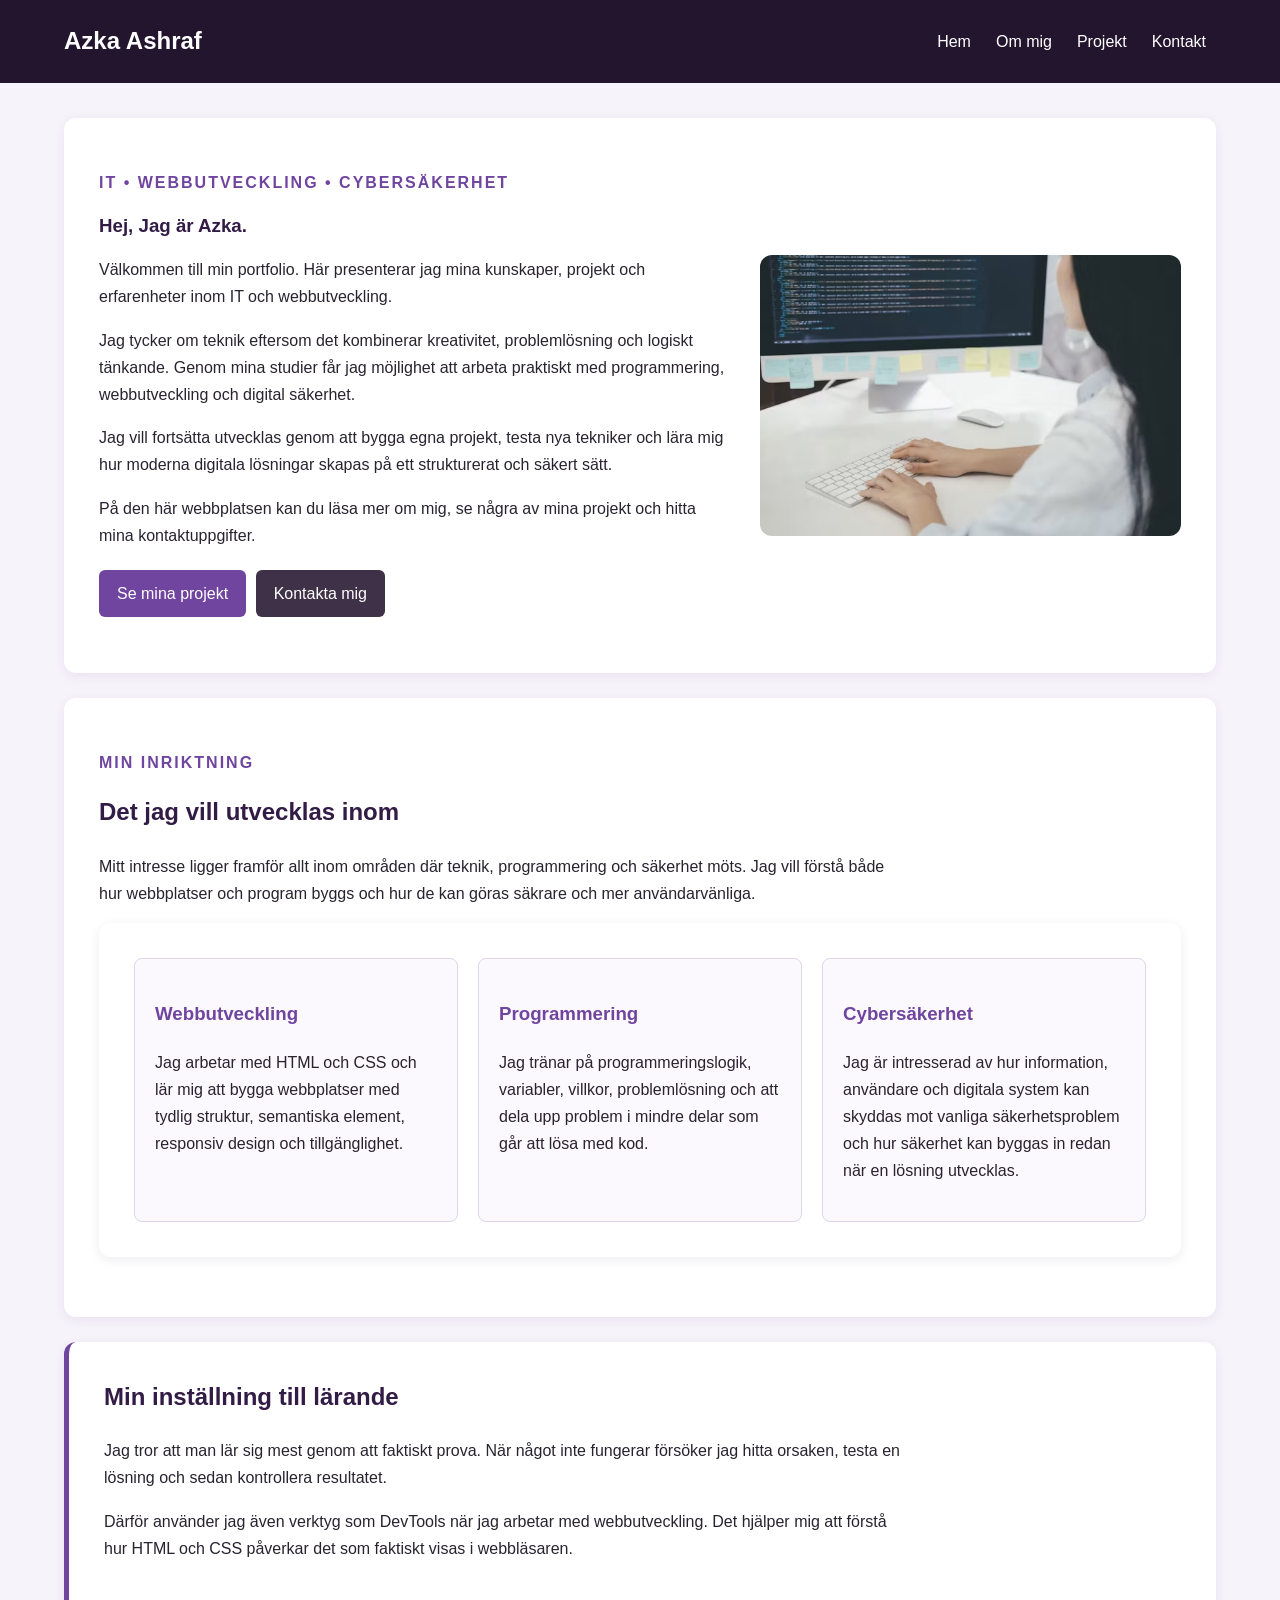
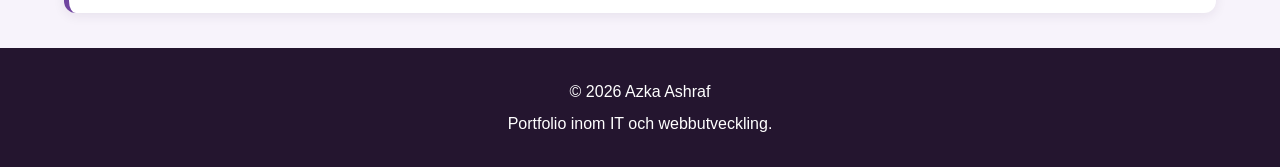
<file: index.html>
<!DOCTYPE html>
<html lang="sv">

<head>
    <meta charset="UTF-8">
    <meta name="viewport" content="width=device-width, initial-scale=1.0">
    <title>Azka Ashraf | Portfolio</title>
    <link rel="stylesheet" href="style.css">
</head>

<body>

<header>
    <nav>
        <a class="logo" href="index.html">Azka Ashraf</a>

        <ul>
            <li><a href="index.html" aria-current="page">Hem</a></li>
            <li><a href="om-mig.html">Om mig</a></li>
            <li><a href="projekt.html">Projekt</a></li>
            <li><a href="kontakt.html">Kontakt</a></li>
        </ul>
    </nav>
</header>

<main>

    <section class="hero" aria-label="Välkommen till min portfolio">

        <article>
            <p class="intro">IT • WEBBUTVECKLING • CYBERSÄKERHET</p>

            <h1>Hej, Jag är Azka.</h1>

            <p>
                Välkommen till min portfolio. Här presenterar jag mina
                kunskaper, projekt och erfarenheter inom IT och
                webbutveckling.
            </p>

            <p>
                Jag tycker om teknik eftersom det kombinerar kreativitet,
                problemlösning och logiskt tänkande. Genom mina studier
                får jag möjlighet att arbeta praktiskt med programmering,
                webbutveckling och digital säkerhet.
            </p>

            <p>
                Jag vill fortsätta utvecklas genom att bygga egna projekt,
                testa nya tekniker och lära mig hur moderna digitala
                lösningar skapas på ett strukturerat och säkert sätt.
            </p>

            <p>
                På den här webbplatsen kan du läsa mer om mig, se några
                av mina projekt och hitta mina kontaktuppgifter.
            </p>

            <p>
                <a class="button" href="projekt.html">Se mina projekt</a>
                <a class="button secondary" href="kontakt.html">Kontakta mig</a>
            </p>
        </article>

        <figure>
            <img src="profil.jpg"
                 alt="Bild som representerar Mitt intresse för teknik">
        </figure>

    </section>


    <section>
        <p class="intro">MIN INRIKTNING</p>

        <h2>Det jag vill utvecklas inom</h2>

        <p>
            Mitt intresse ligger framför allt inom områden där teknik,
            programmering och säkerhet möts. Jag vill förstå både hur
            webbplatser och program byggs och hur de kan göras säkrare
            och mer användarvänliga.
        </p>

        <section class="card-list" aria-label="Områden jag vill utvecklas inom">

            <article>
                <h3>Webbutveckling</h3>

                <p>
                    Jag arbetar med HTML och CSS och lär mig att bygga
                    webbplatser med tydlig struktur, semantiska element,
                    responsiv design och tillgänglighet.
                </p>
            </article>

            <article>
                <h3>Programmering</h3>

                <p>
                    Jag tränar på programmeringslogik, variabler,
                    villkor, problemlösning och att dela upp problem
                    i mindre delar som går att lösa med kod.
                </p>
            </article>

            <article>
                <h3>Cybersäkerhet</h3>

                <p>
                    Jag är intresserad av hur information, användare
                    och digitala system kan skyddas mot vanliga
                    säkerhetsproblem och hur säkerhet kan byggas in
                    redan när en lösning utvecklas.
                </p>
            </article>

        </section>
    </section>


    <section class="quote">
        <h2>Min inställning till lärande</h2>

        <p>
            Jag tror att man lär sig mest genom att faktiskt prova.
            När något inte fungerar försöker jag hitta orsaken,
            testa en lösning och sedan kontrollera resultatet.
        </p>

        <p>
            Därför använder jag även verktyg som DevTools när jag
            arbetar med webbutveckling. Det hjälper mig att förstå
            hur HTML och CSS påverkar det som faktiskt visas i
            webbläsaren.
        </p>
    </section>

</main>

<footer>
    <p>&copy; 2026 Azka Ashraf</p>
    <p>Portfolio inom IT och webbutveckling.</p>
</footer>

</body>
</html>
</file>
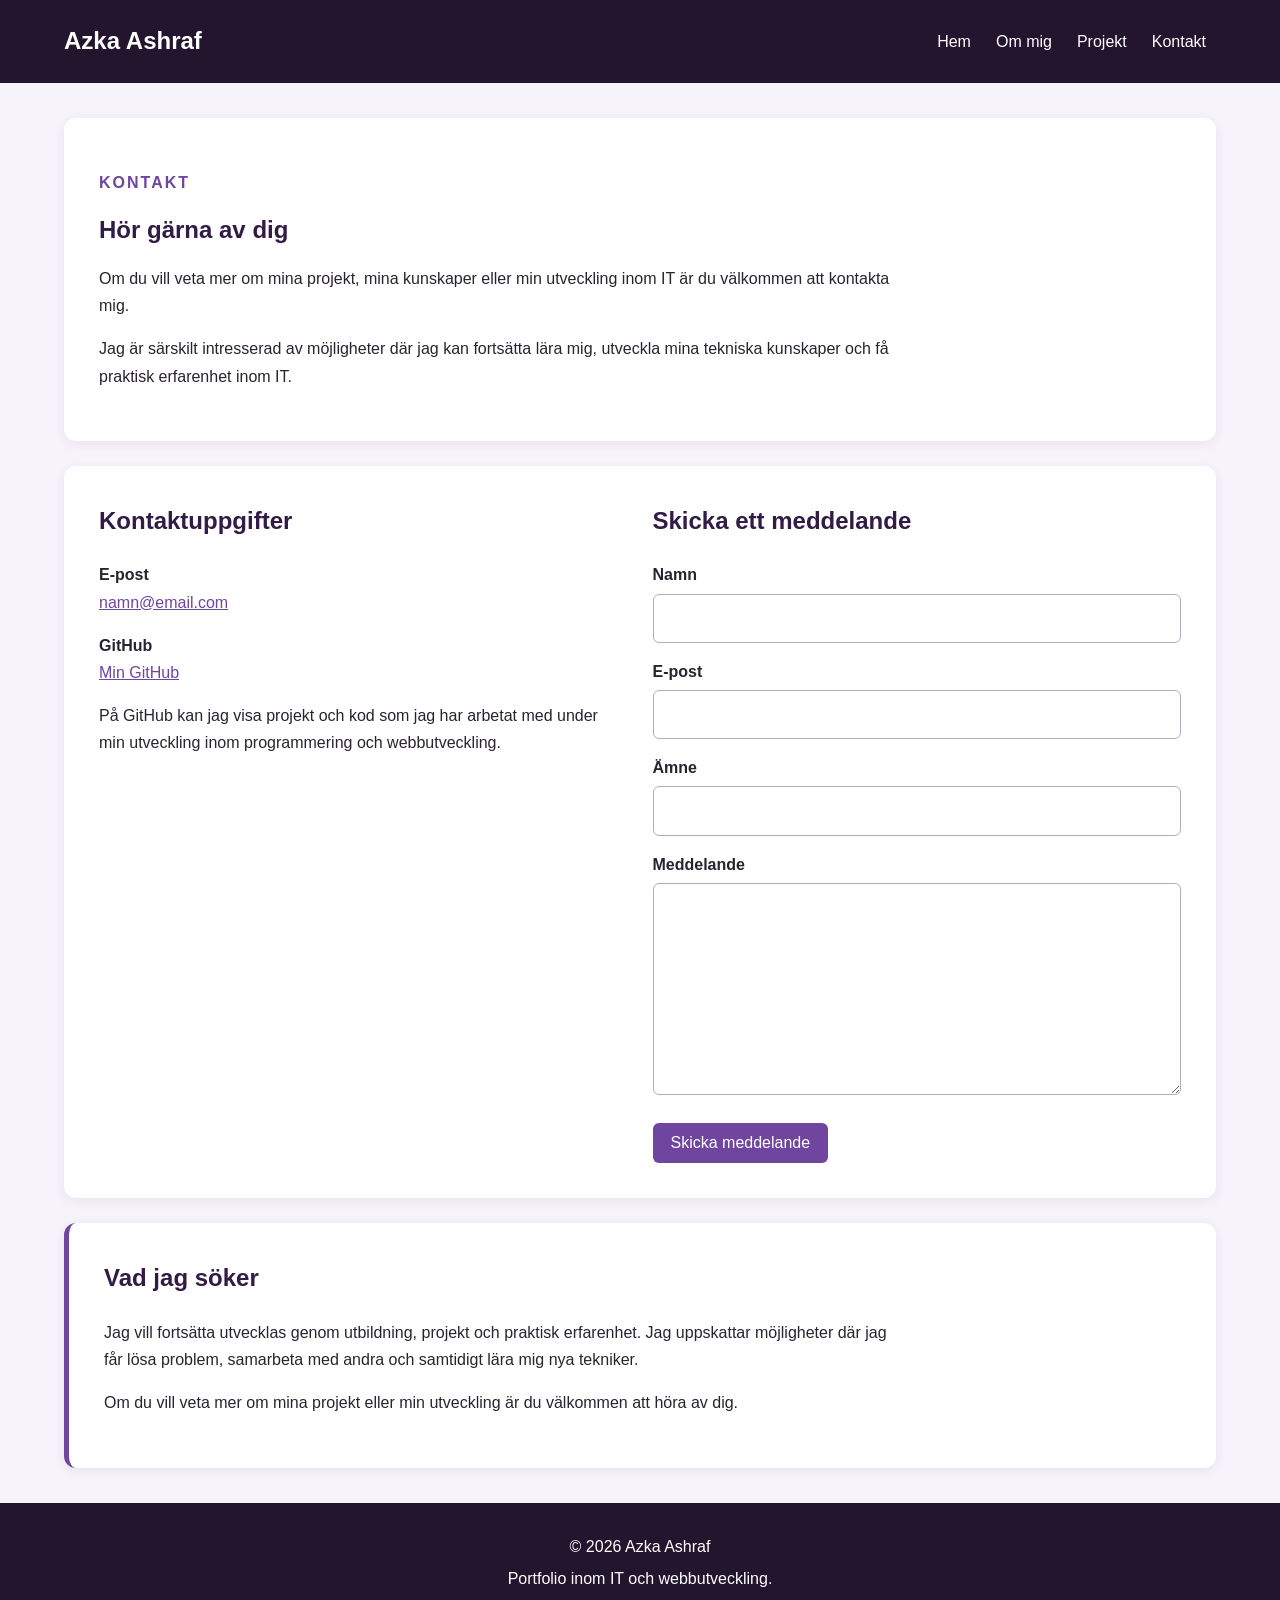
<file: kontakt.html>
<!DOCTYPE html>
<html lang="sv">

<head>
    <meta charset="UTF-8">
    <meta name="viewport" content="width=device-width, initial-scale=1.0">
    <title>Kontakt | Azka Ashraf</title>
    <link rel="stylesheet" href="style.css">
</head>

<body>

<header>
    <nav>
        <a class="logo" href="index.html">Azka Ashraf</a>

        <ul>
            <li><a href="index.html">Hem</a></li>
            <li><a href="om-mig.html">Om mig</a></li>
            <li><a href="projekt.html">Projekt</a></li>
            <li><a href="kontakt.html" aria-current="page">Kontakt</a></li>
        </ul>
    </nav>
</header>

<main>

    <section>
        <p class="intro">KONTAKT</p>

        <h1>Hör gärna av dig</h1>

        <p>
            Om du vill veta mer om mina projekt, mina kunskaper eller
            min utveckling inom IT är du välkommen att kontakta mig.
        </p>

        <p>
            Jag är särskilt intresserad av möjligheter där jag kan
            fortsätta lära mig, utveckla mina tekniska kunskaper och
            få praktisk erfarenhet inom IT.
        </p>
    </section>

    <section class="contact-grid" aria-label="Kontakt och meddelande">

        <article>
            <h2>Kontaktuppgifter</h2>

            <address>

                <p>
                    <strong>E-post</strong><br>
                    <a href="mailto:namn@email.com">
                        namn@email.com
                    </a>
                </p>

                <p>
                    <strong>GitHub</strong><br>
                    <a href="https://github.com/Vision7990/Portfolio_Azka/tree/main">
                        Min GitHub
                    </a>
                </p>

            </address>

            <p>
                På GitHub kan jag visa projekt och kod som jag har
                arbetat med under min utveckling inom programmering
                och webbutveckling.
            </p>
        </article>


        <article>
            <h2>Skicka ett meddelande</h2>

            <form>

                <label for="name">Namn</label>
                <input type="text" id="name" name="name" required>

                <label for="email">E-post</label>
                <input type="email" id="email" name="email" required>

                <label for="subject">Ämne</label>
                <input type="text" id="subject" name="subject">

                <label for="message">Meddelande</label>
                <textarea id="message"
                          name="message"
                          rows="7"></textarea>

                <button type="submit">Skicka meddelande</button>

            </form>
        </article>

    </section>


    <section class="quote">

        <h2>Vad jag söker</h2>

        <p>
            Jag vill fortsätta utvecklas genom utbildning, projekt
            och praktisk erfarenhet. Jag uppskattar möjligheter där
            jag får lösa problem, samarbeta med andra och samtidigt
            lära mig nya tekniker.
        </p>

        <p>
            Om du vill veta mer om mina projekt eller min utveckling
            är du välkommen att höra av dig.
        </p>

    </section>

</main>

<footer>
    <p>&copy; 2026 Azka Ashraf</p>
    <p>Portfolio inom IT och webbutveckling.</p>
</footer>

</body>
</html>
</file>
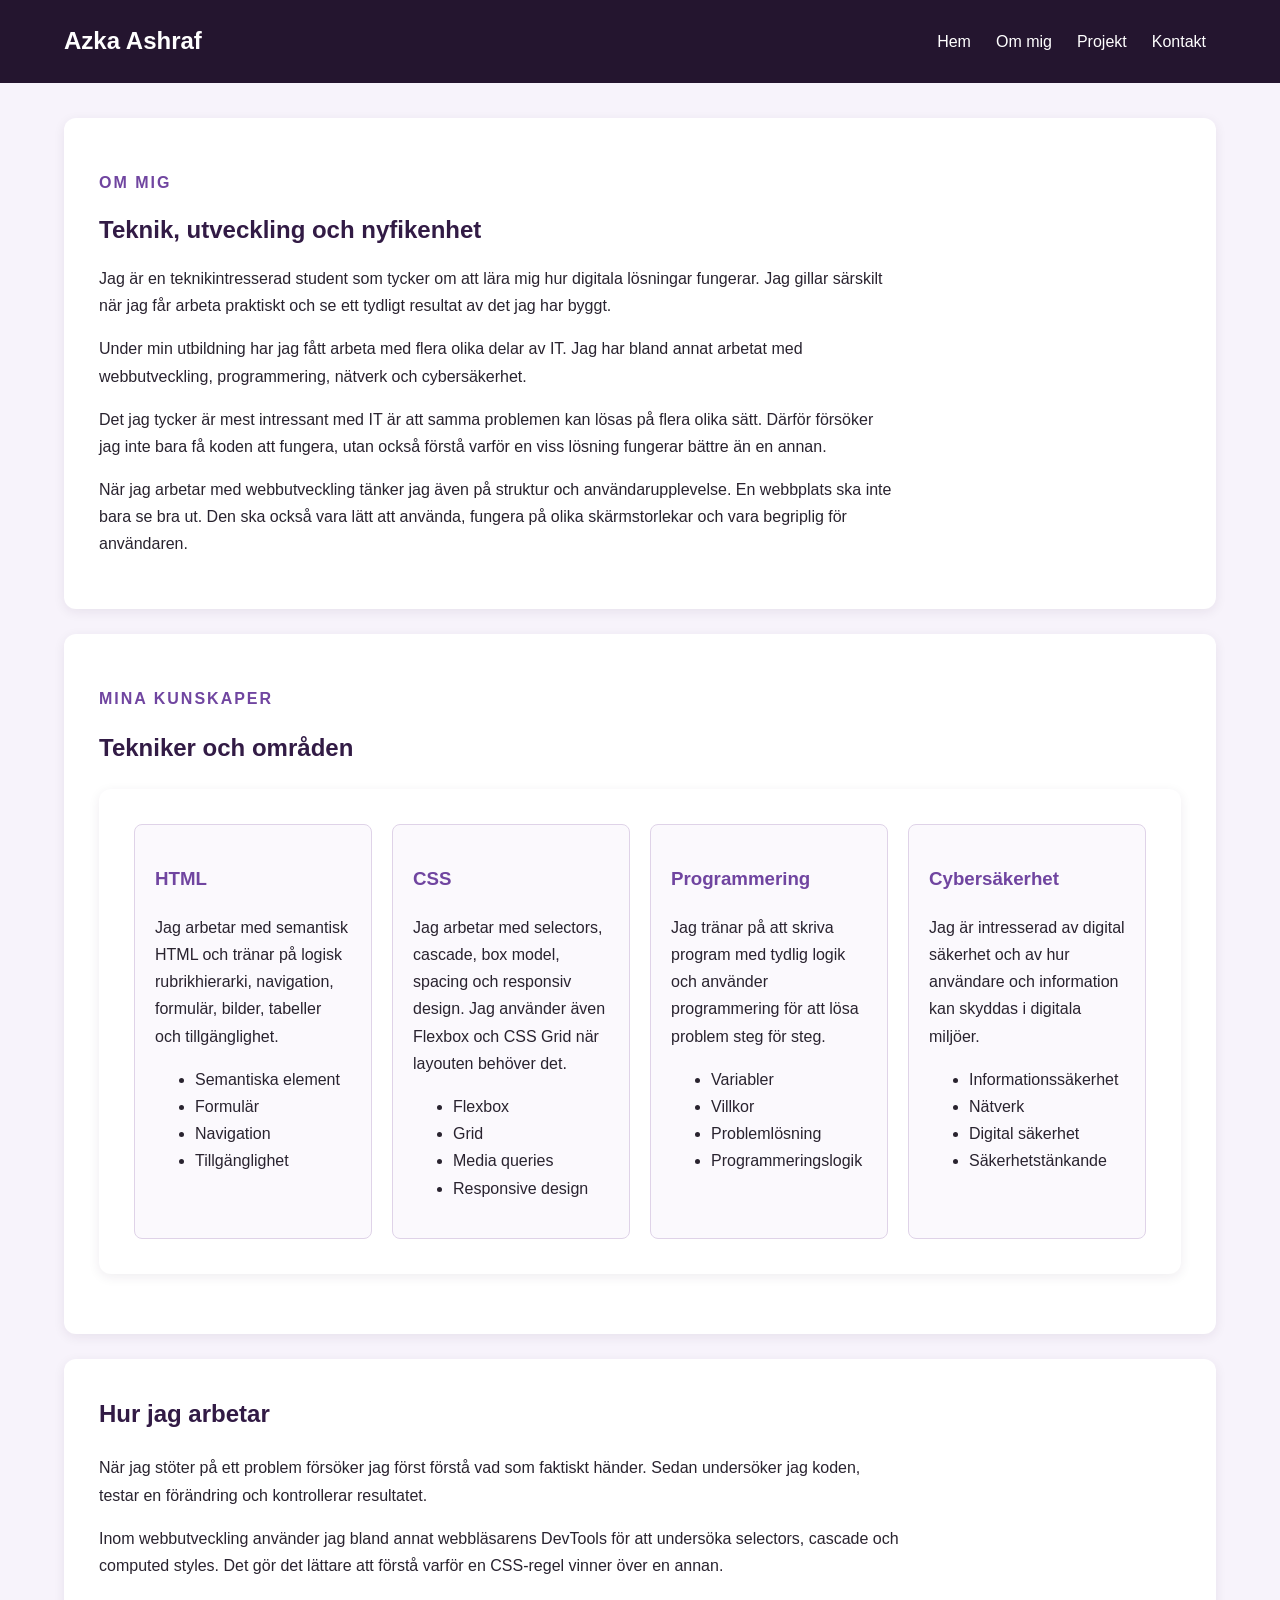
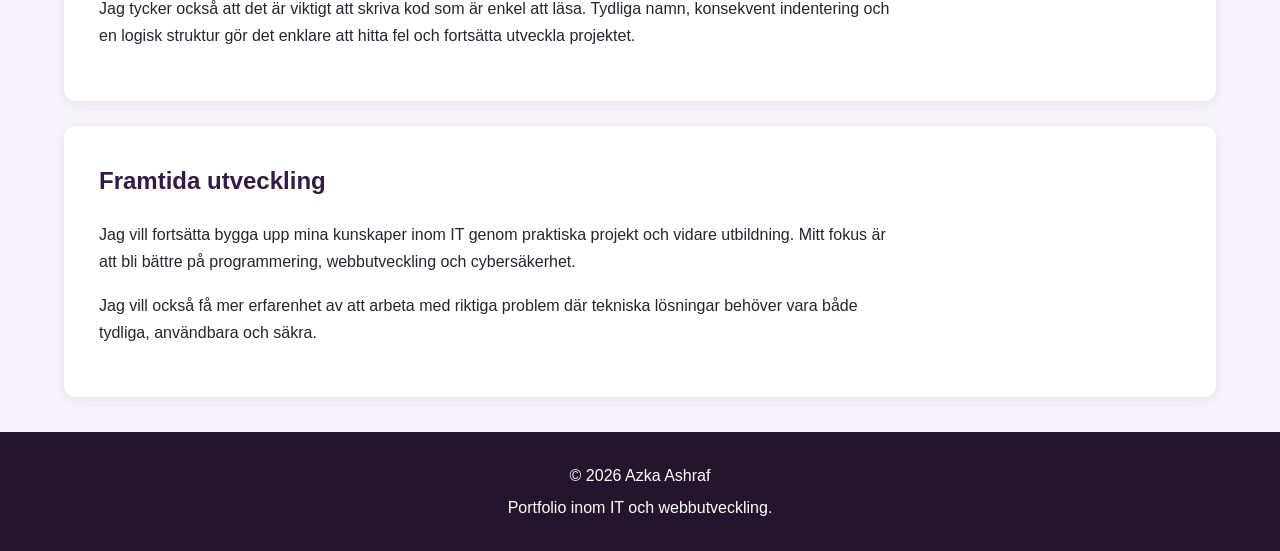
<file: om-mig.html>
<!DOCTYPE html>
<html lang="sv">

<head>
    <meta charset="UTF-8">
    <meta name="viewport" content="width=device-width, initial-scale=1.0">
    <title>Om mig | Azka Ashraf</title>
    <link rel="stylesheet" href="style.css">
</head>

<body>

<header>
    <nav>
        <a class="logo" href="index.html">Azka Ashraf</a>

        <ul>
            <li><a href="index.html">Hem</a></li>
            <li><a href="om-mig.html" aria-current="page">Om mig</a></li>
            <li><a href="projekt.html">Projekt</a></li>
            <li><a href="kontakt.html">Kontakt</a></li>
        </ul>
    </nav>
</header>

<main>

    <section>
        <p class="intro">OM MIG</p>

        <h1>Teknik, utveckling och nyfikenhet</h1>

        <p>
            Jag är en teknikintresserad student som tycker om att
            lära mig hur digitala lösningar fungerar. Jag gillar
            särskilt när jag får arbeta praktiskt och se ett tydligt
            resultat av det jag har byggt.
        </p>

        <p>
            Under min utbildning har jag fått arbeta med flera olika
            delar av IT. Jag har bland annat arbetat med webbutveckling,
            programmering, nätverk och cybersäkerhet.
        </p>

        <p>
            Det jag tycker är mest intressant med IT är att samma
            problemen kan lösas på flera olika sätt. Därför försöker
            jag inte bara få koden att fungera, utan också förstå
            varför en viss lösning fungerar bättre än en annan.
        </p>

        <p>
            När jag arbetar med webbutveckling tänker jag även på
            struktur och användarupplevelse. En webbplats ska inte
            bara se bra ut. Den ska också vara lätt att använda,
            fungera på olika skärmstorlekar och vara begriplig för
            användaren.
        </p>
    </section>

    <section>
        <p class="intro">MINA KUNSKAPER</p>

        <h2>Tekniker och områden</h2>

        <section class="card-list" aria-label="Mina kunskaper">

            <article>
                <h3>HTML</h3>

                <p>
                    Jag arbetar med semantisk HTML och tränar på
                    logisk rubrikhierarki, navigation, formulär,
                    bilder, tabeller och tillgänglighet.
                </p>

                <ul>
                    <li>Semantiska element</li>
                    <li>Formulär</li>
                    <li>Navigation</li>
                    <li>Tillgänglighet</li>
                </ul>
            </article>

            <article>
                <h3>CSS</h3>

                <p>
                    Jag arbetar med selectors, cascade, box model,
                    spacing och responsiv design. Jag använder även
                    Flexbox och CSS Grid när layouten behöver det.
                </p>

                <ul>
                    <li>Flexbox</li>
                    <li>Grid</li>
                    <li>Media queries</li>
                    <li>Responsive design</li>
                </ul>
            </article>

            <article>
                <h3>Programmering</h3>

                <p>
                    Jag tränar på att skriva program med tydlig logik
                    och använder programmering för att lösa problem
                    steg för steg.
                </p>

                <ul>
                    <li>Variabler</li>
                    <li>Villkor</li>
                    <li>Problemlösning</li>
                    <li>Programmeringslogik</li>
                </ul>
            </article>

            <article>
                <h3>Cybersäkerhet</h3>

                <p>
                    Jag är intresserad av digital säkerhet och av hur
                    användare och information kan skyddas i digitala
                    miljöer.
                </p>

                <ul>
                    <li>Informationssäkerhet</li>
                    <li>Nätverk</li>
                    <li>Digital säkerhet</li>
                    <li>Säkerhetstänkande</li>
                </ul>
            </article>

        </section>
    </section>


    <section>
        <h2>Hur jag arbetar</h2>

        <p>
            När jag stöter på ett problem försöker jag först förstå
            vad som faktiskt händer. Sedan undersöker jag koden,
            testar en förändring och kontrollerar resultatet.
        </p>

        <p>
            Inom webbutveckling använder jag bland annat webbläsarens
            DevTools för att undersöka selectors, cascade och computed
            styles. Det gör det lättare att förstå varför en CSS-regel
            vinner över en annan.
        </p>

        <p>
            Jag tycker också att det är viktigt att skriva kod som
            är enkel att läsa. Tydliga namn, konsekvent indentering
            och en logisk struktur gör det enklare att hitta fel och
            fortsätta utveckla projektet.
        </p>
    </section>


    <section>
        <h2>Framtida utveckling</h2>

        <p>
            Jag vill fortsätta bygga upp mina kunskaper inom IT genom
            praktiska projekt och vidare utbildning. Mitt fokus är
            att bli bättre på programmering, webbutveckling och
            cybersäkerhet.
        </p>

        <p>
            Jag vill också få mer erfarenhet av att arbeta med riktiga
            problem där tekniska lösningar behöver vara både tydliga,
            användbara och säkra.
        </p>
    </section>

</main>

<footer>
    <p>&copy; 2026 Azka Ashraf</p>
    <p>Portfolio inom IT och webbutveckling.</p>
</footer>

</body>
</html>
</file>
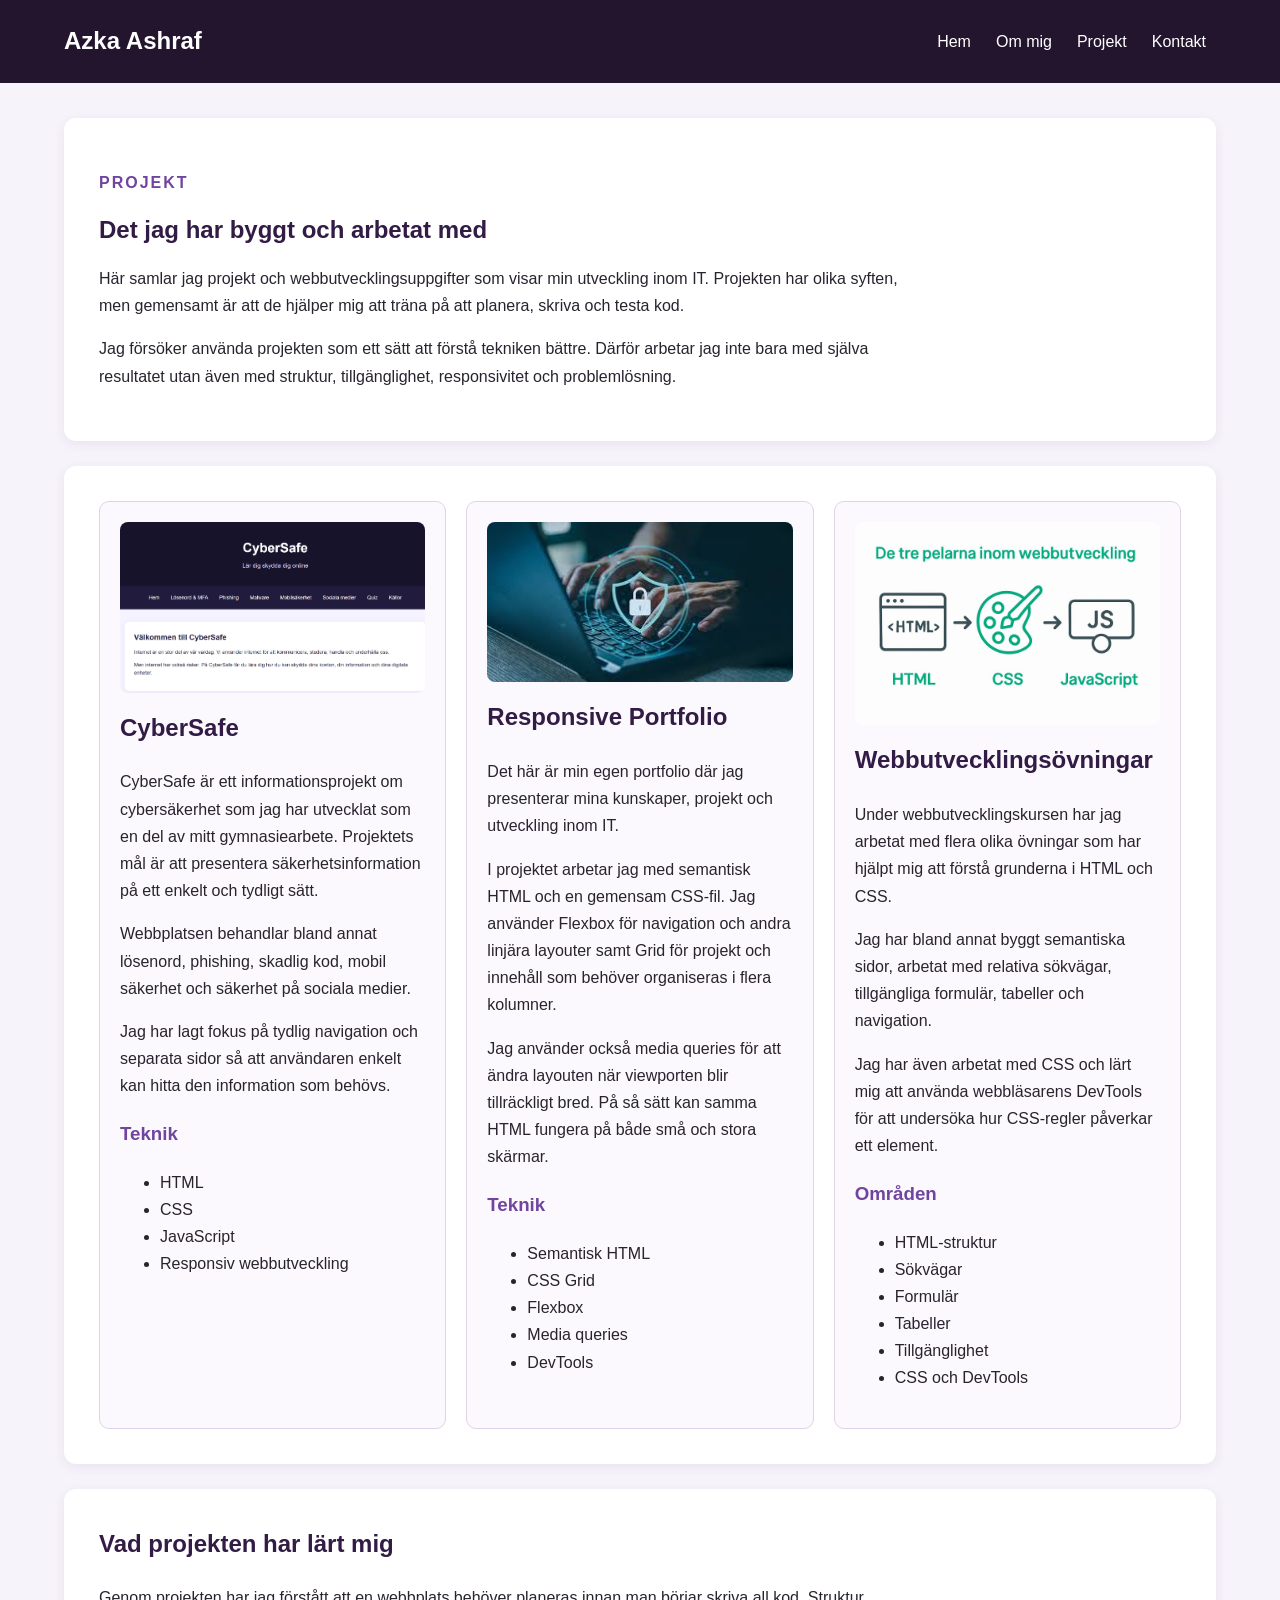
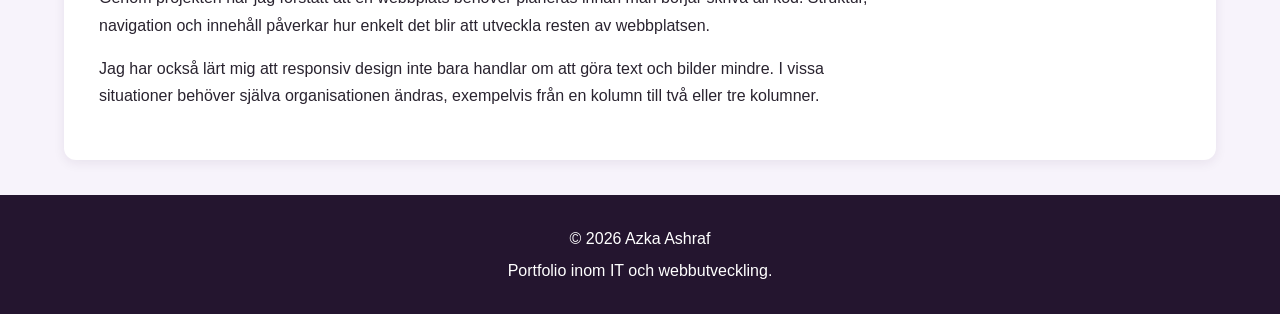
<file: projekt.html>
<!DOCTYPE html>
<html lang="sv">
<head>
    <meta charset="UTF-8">
    <meta name="viewport" content="width=device-width, initial-scale=1.0">
    <title>Projekt | Azka Ashraf</title>
    <link rel="stylesheet" href="style.css">
</head>
<body>
    <header>
    <nav>
        <a class="logo" href="index.html">Azka Ashraf</a>

        <ul>
            <li><a href="index.html">Hem</a></li>
            <li><a href="om-mig.html">Om mig</a></li>
            <li><a href="projekt.html" aria-current="page">Projekt</a></li>
            <li><a href="kontakt.html">Kontakt</a></li>
        </ul>
    </nav>
</header>

<main>

    <section>
        <p class="intro">PROJEKT</p>

        <h1>Det jag har byggt och arbetat med</h1>

        <p>
            Här samlar jag projekt och webbutvecklingsuppgifter som
            visar min utveckling inom IT. Projekten har olika syften,
            men gemensamt är att de hjälper mig att träna på att
            planera, skriva och testa kod.
        </p>

        <p>
            Jag försöker använda projekten som ett sätt att förstå
            tekniken bättre. Därför arbetar jag inte bara med själva
            resultatet utan även med struktur, tillgänglighet,
            responsivitet och problemlösning.
        </p>
    </section>


    <section class="project-grid" aria-label="Mina projekt">

        <article class="project-card">

            <img src="Cybersafe.jpg"
                 alt="Bild som representerar CyberSafe-projektet">

            <h2>CyberSafe</h2>

            <p>
                CyberSafe är ett informationsprojekt om cybersäkerhet
                som jag har utvecklat som en del av mitt gymnasiearbete.
                Projektets mål är att presentera säkerhetsinformation
                på ett enkelt och tydligt sätt.
            </p>

            <p>
                Webbplatsen behandlar bland annat lösenord, phishing,
                skadlig kod, mobil säkerhet och säkerhet på sociala
                medier.
            </p>

            <p>
                Jag har lagt fokus på tydlig navigation och separata
                sidor så att användaren enkelt kan hitta den information
                som behövs.
            </p>

            <h3>Teknik</h3>

            <ul>
                <li>HTML</li>
                <li>CSS</li>
                <li>JavaScript</li>
                <li>Responsiv webbutveckling</li>
            </ul>

        </article>


        <article class="project-card">

            <img src="cybersecurity.jpg"
                 alt="Dator och digital säkerhet">

            <h2>Responsive Portfolio</h2>

            <p>
                Det här är min egen portfolio där jag presenterar
                mina kunskaper, projekt och utveckling inom IT.
            </p>

            <p>
                I projektet arbetar jag med semantisk HTML och
                en gemensam CSS-fil. Jag använder Flexbox för
                navigation och andra linjära layouter samt Grid
                för projekt och innehåll som behöver organiseras
                i flera kolumner.
            </p>

            <p>
                Jag använder också media queries för att ändra
                layouten när viewporten blir tillräckligt bred.
                På så sätt kan samma HTML fungera på både små
                och stora skärmar.
            </p>

            <h3>Teknik</h3>

            <ul>
                <li>Semantisk HTML</li>
                <li>CSS Grid</li>
                <li>Flexbox</li>
                <li>Media queries</li>
                <li>DevTools</li>
            </ul>

        </article>


        <article class="project-card">
            <img src="Web.jpg"
                 alt="Tre pelar inom Webbutveckling">

            <h2>Webbutvecklingsövningar</h2>

            <p>
                Under webbutvecklingskursen har jag arbetat med
                flera olika övningar som har hjälpt mig att förstå
                grunderna i HTML och CSS.
            </p>

            <p>
                Jag har bland annat byggt semantiska sidor, arbetat
                med relativa sökvägar, tillgängliga formulär,
                tabeller och navigation.
            </p>

            <p>
                Jag har även arbetat med CSS och lärt mig att använda
                webbläsarens DevTools för att undersöka hur CSS-regler
                påverkar ett element.
            </p>

            <h3>Områden</h3>

            <ul>
                <li>HTML-struktur</li>
                <li>Sökvägar</li>
                <li>Formulär</li>
                <li>Tabeller</li>
                <li>Tillgänglighet</li>
                <li>CSS och DevTools</li>
            </ul>

        </article>

    </section>


    <section>
        <h2>Vad projekten har lärt mig</h2>

        <p>
            Genom projekten har jag förstått att en webbplats behöver
            planeras innan man börjar skriva all kod. Struktur,
            navigation och innehåll påverkar hur enkelt det blir
            att utveckla resten av webbplatsen.
        </p>

        <p>
            Jag har också lärt mig att responsiv design inte bara
            handlar om att göra text och bilder mindre. I vissa
            situationer behöver själva organisationen ändras,
            exempelvis från en kolumn till två eller tre kolumner.
        </p>
    </section>

</main>

<footer>
    <p>&copy; 2026 Azka Ashraf</p>
    <p>Portfolio inom IT och webbutveckling.</p>
</footer>

</body>
</html>
</file>
<file: style.css>
* {
    box-sizing: border-box;
}

body {
    margin: 0;
    font-family: Arial, sans-serif;
    background: #f7f3fb;
    color: #29232f;
    line-height: 1.7;
}

img {
    max-width: 100%;
    height: auto;
    display: block;
}

/* HEADER */

header {
    background: #24152f;
    color: white;
}

nav {
    width: 90%;
    max-width: 1200px;
    margin: 0 auto;
    padding: 20px 0;

    display: flex;
    flex-direction: column;
    gap: 15px;
}

.logo {
    color: white;
    text-decoration: none;
    font-size: 24px;
    font-weight: bold;
}

nav ul {
    list-style: none;
    padding: 0;
    margin: 0;

    display: flex;
    flex-direction: column;
    gap: 8px;
}

nav a {
    color: white;
    text-decoration: none;
}

nav ul a {
    display: block;
    padding: 8px 10px;
    border-radius: 5px;
}

nav ul a:hover {
    background: #7045a0;
}

nav a:focus {
    outline: 3px solid #d8b4fe;
    outline-offset: 3px;
}

/* MAIN */

main {
    width: 90%;
    max-width: 1200px;
    margin: 35px auto;
}

section {
    background: white;
    padding: 25px;
    margin-bottom: 25px;
    border-radius: 12px;
    box-shadow: 0 3px 12px rgba(50, 30, 70, 0.08);
}

h1,
h2,
h3 {
    color: #321b45;
}

h1 {
    line-height: 1.2;
}

h2 {
    margin-top: 0;
}

h3 {
    color: #7045a0;
}

p {
    max-width: 800px;
}

.intro {
    color: #7045a0;
    font-weight: bold;
    letter-spacing: 2px;
}


/* HERO */

.hero {
    display: grid;
    grid-template-columns: 1fr;
    gap: 30px;
}

.hero figure {
    margin: 0;
}

.hero img {
    width: 100%;
    border-radius: 12px;
}


/* KNAPPAR */

.button {
    display: inline-block;
    background: #7045a0;
    color: white;
    text-decoration: none;
    padding: 10px 18px;
    margin: 5px 5px 5px 0;
    border-radius: 6px;
}

.button:hover {
    background: #543279;
}

.button:focus {
    outline: 3px solid #24152f;
    outline-offset: 3px;
}

.button.secondary {
    background: #3f3148;
}

.button.secondary:hover {
    background: #24152f;
}


/* KORT */

.card-list {
    display: flex;
    flex-direction: column;
    gap: 20px;
}

.card-list article {
    border: 1px solid #dfd3e8;
    padding: 20px;
    border-radius: 8px;
    background: #fbf9fd;
}


/* PROJEKT */

.project-grid {
    display: grid;
    grid-template-columns: 1fr;
    gap: 20px;
}

.project-card {
    padding: 20px;
    border: 1px solid #dfd3e8;
    border-radius: 10px;
    background: #fbf9fd;
}

.project-card img {
    width: 100%;
    border-radius: 8px;
    margin-bottom: 15px;
}

/* KONTAKT */

.contact-grid {
    display: grid;
    grid-template-columns: 1fr;
    gap: 25px;
}

address {
    font-style: normal;
}

a {
    color: #7045a0;
}

a:hover {
    color: #543279;
}

form {
    max-width: 700px;
}

label {
    display: block;
    margin-top: 15px;
    font-weight: bold;
}

input,
textarea {
    width: 100%;
    padding: 10px;
    margin-top: 5px;
    border: 1px solid #b8a9c4;
    border-radius: 6px;
    font: inherit;
}

input:focus,
textarea:focus {
    outline: 3px solid #d8b4fe;
    border-color: #7045a0;
}

button {
    margin-top: 20px;
    padding: 11px 18px;

    background: #7045a0;
    color: white;

    border: 0;
    border-radius: 6px;

    cursor: pointer;
    font-size: 16px;
}

button:hover {
    background: #543279;
}

button:focus {
    outline: 3px solid #24152f;
    outline-offset: 3px;
}

/* EXTRA */

.quote {
    border-left: 5px solid #7045a0;
}

/* FOOTER */

footer {
    background: #24152f;
    color: white;
    text-align: center;
    padding: 25px;
}

footer p {
    margin: 5px auto;
}


/* RESPONSIVT - 700px */

@media (min-width: 700px) {

    nav {
        flex-direction: row;
        justify-content: space-between;
        align-items: center;
    }

    nav ul {
        flex-direction: row;
        gap: 5px;
    }

    .hero {
        grid-template-columns: 1.2fr 0.8fr;
        align-items: center;
    }

    .card-list {
        flex-direction: row;
    }

    .card-list article {
        flex: 1;
    }

    .project-grid {
        grid-template-columns: repeat(2, 1fr);
    }

    .contact-grid {
        grid-template-columns: 1fr 1fr;
    }
}


/* RESPONSIVT - 1000px */

@media (min-width: 1000px) {

    .project-grid {
        grid-template-columns: repeat(3, 1fr);
    }

    section {
        padding: 35px;
    }
}
</file>
